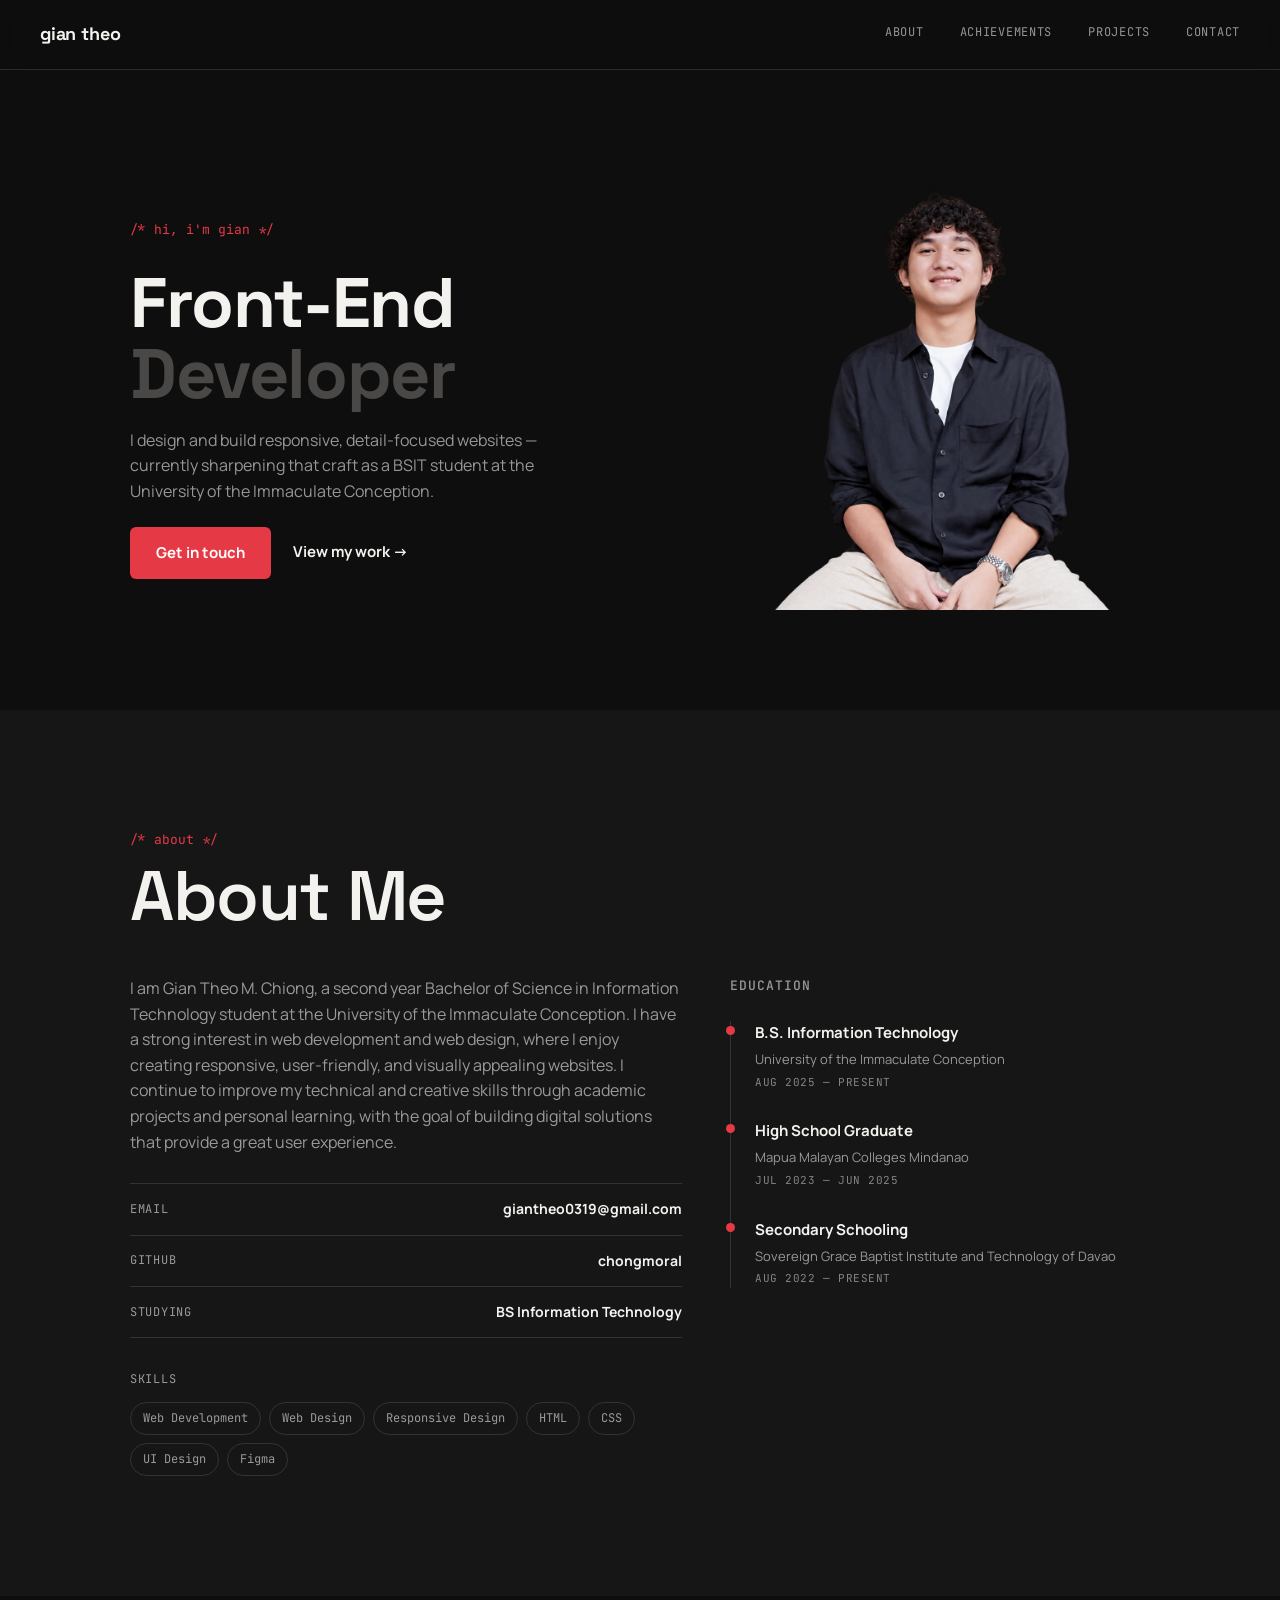
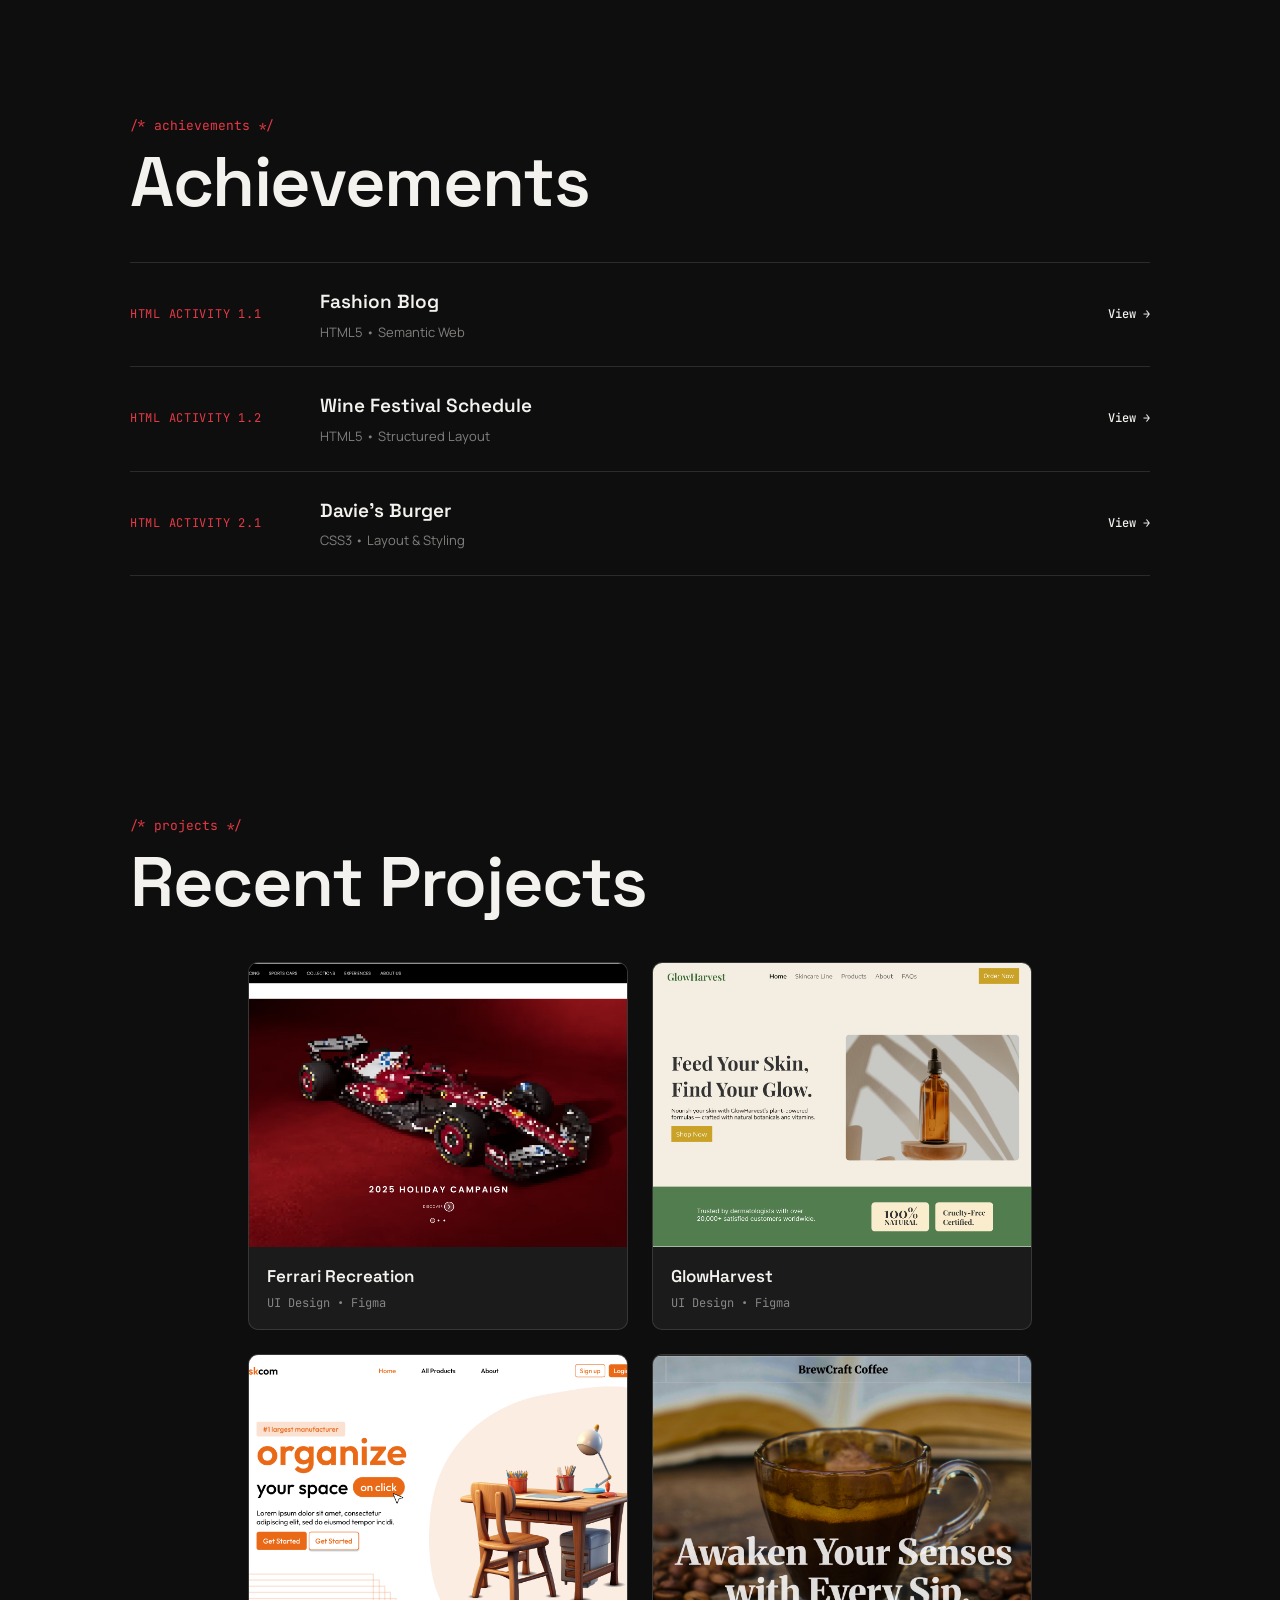
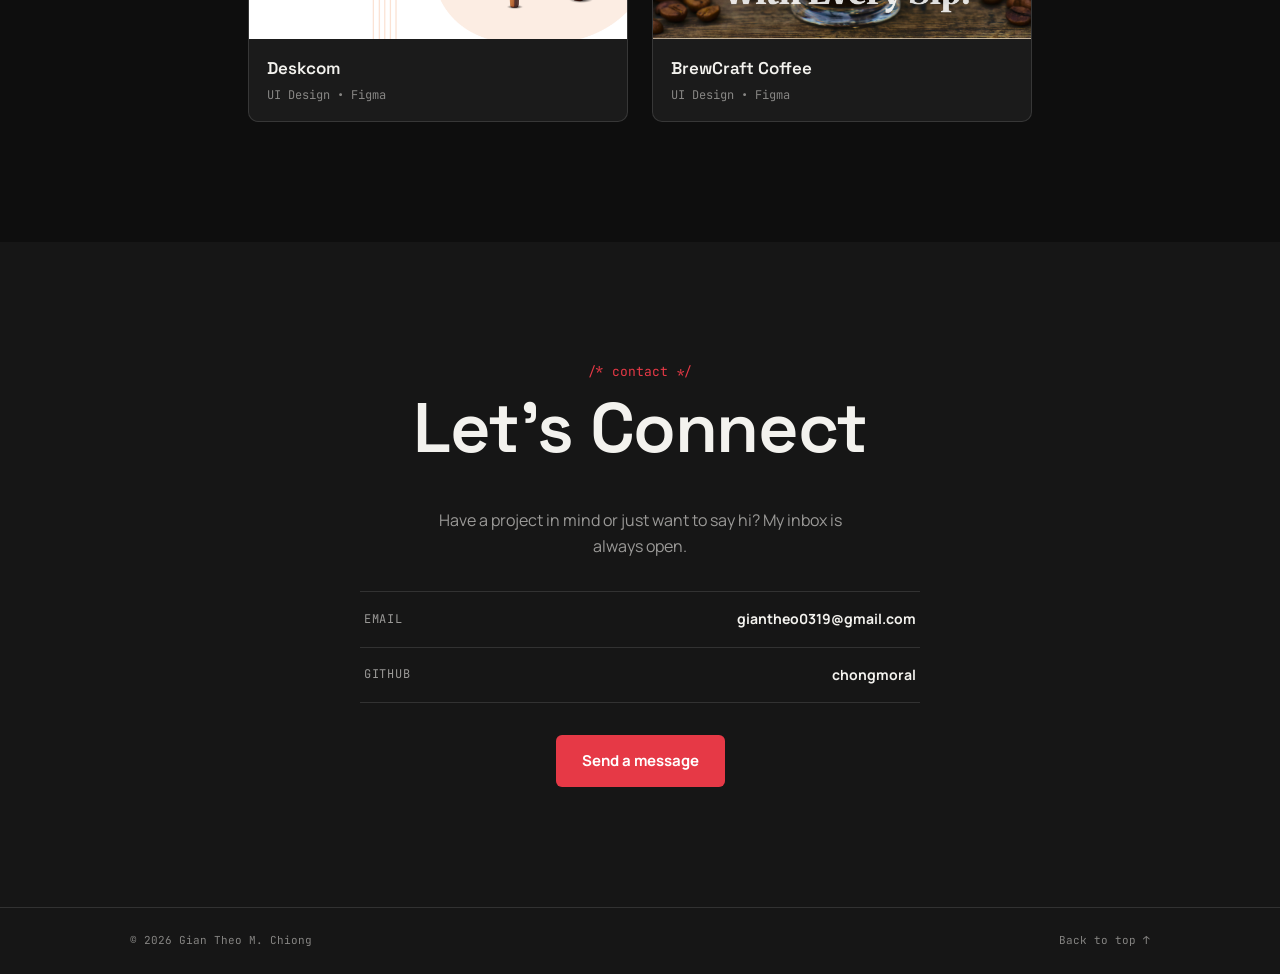
<file: AssessmentTask1/index.html>
<!DOCTYPE html>
<html lang="en">
<head>
  <meta charset="UTF-8">
  <meta name="viewport" content="width=device-width, initial-scale=1.0">
  <title>Gian Theo — Front-End Developer</title>

  <link rel="preconnect" href="https://fonts.googleapis.com">
  <link rel="preconnect" href="https://fonts.gstatic.com" crossorigin>
  <link href="https://fonts.googleapis.com/css2?family=JetBrains+Mono:wght@400;500&family=Manrope:wght@400;500;600;700&family=Space+Grotesk:wght@500;600;700&display=swap" rel="stylesheet">

  <link rel="stylesheet" href="style.css">
</head>
<body>

  <!-- HEADER -->
  <header>
    <a href="#top" class="logo">gian theo</a>
    <nav>
      <a href="#about">About</a>
      <a href="#achievements">Achievements</a>
      <a href="#projects">Projects</a>
      <a href="#contact">Contact</a>
    </nav>
  </header>

  <!-- HERO -->
  <section class="hero" id="top">
    <div class="container hero-inner">

      <div class="hero-media">
        <div class="hero-image" role="img" aria-label="Portrait of Gian Theo Chiong"></div>
      </div>

      <div class="hero-content">
        <p class="eyebrow">/* hi, i'm gian */</p>
        <h1 class="hero-title">
          <span class="hero-title-line1">Front-End</span>
          <span class="hero-title-line2">Developer</span>
        </h1>
        <p class="hero-description">
          I design and build responsive, detail-focused websites — currently sharpening that craft as a BSIT student at the University of the Immaculate Conception.
        </p>
        <div class="hero-actions">
          <a href="#contact" class="btn btn-primary">Get in touch</a>
          <a href="#projects" class="btn btn-text">View my work →</a>
        </div>
      </div>

    </div>
  </section>

  <!-- ABOUT -->
  <section class="about" id="about">
    <div class="container">
      <p class="eyebrow">/* about */</p>
      <h2 class="section-title">About Me</h2>

      <div class="about-grid">

        <div class="about-main">
          <p class="about-bio">
            I am Gian Theo M. Chiong, a second year Bachelor of Science in Information Technology student at the University of the Immaculate Conception. I have a strong interest in web development and web design, where I enjoy creating responsive, user-friendly, and visually appealing websites. I continue to improve my technical and creative skills through academic projects and personal learning, with the goal of building digital solutions that provide a great user experience.
          </p>

          <ul class="meta-list">
            <li>
              <span class="meta-label">Email</span>
              <span class="meta-value">giantheo0319@gmail.com</span>
            </li>
            <li>
              <span class="meta-label">GitHub</span>
              <a class="meta-value" href="https://github.com/chongmoral/chongmoral.github.io" target="_blank" rel="noopener">chongmoral</a>
            </li>
            <li>
              <span class="meta-label">Studying</span>
              <span class="meta-value">BS Information Technology</span>
            </li>
          </ul>

          <div class="skills">
            <p class="meta-label">Skills</p>
            <div class="skill-list">
              <span>Web Development</span>
              <span>Web Design</span>
              <span>Responsive Design</span>
              <span>HTML</span>
              <span>CSS</span>
              <span>UI Design</span>
              <span>Figma</span>
            </div>
          </div>
        </div>

        <div class="about-timeline">
          <h3 class="timeline-title">Education</h3>
          <ol class="timeline">
            <li>
              <p class="timeline-degree">B.S. Information Technology</p>
              <p class="timeline-school">University of the Immaculate Conception</p>
              <p class="timeline-year">Aug 2025 — Present</p>
            </li>
            <li>
              <p class="timeline-degree">High School Graduate</p>
              <p class="timeline-school">Mapua Malayan Colleges Mindanao</p>
              <p class="timeline-year">Jul 2023 — Jun 2025</p>
            </li>
            <li>
              <p class="timeline-degree">Secondary Schooling</p>
              <p class="timeline-school">Sovereign Grace Baptist Institute and Technology of Davao</p>
              <p class="timeline-year">Aug 2022 — Present</p>
            </li>
          </ol>
        </div>

      </div>
    </div>
  </section>

  <!-- ACHIEVEMENTS -->
  <section class="achievements" id="achievements">
    <div class="container">
      <p class="eyebrow">/* achievements */</p>
      <h2 class="section-title">Achievements</h2>

      <ul class="achievement-list">
        <li class="achievement-row">
          <span class="achievement-tag">HTML Activity 1.1</span>
          <div class="achievement-info">
            <h3>Fashion Blog</h3>
            <p>HTML5 • Semantic Web</p>
          </div>
          <a href="https://chongmoral.github.io/Activity1_Chiong/index.html" class="achievement-link" target="_blank" rel="noopener">View →</a>
        </li>

        <li class="achievement-row">
          <span class="achievement-tag">HTML Activity 1.2</span>
          <div class="achievement-info">
            <h3>Wine Festival Schedule</h3>
            <p>HTML5 • Structured Layout</p>
          </div>
          <a href="https://chongmoral.github.io/Activity1.2_Chiong/winefestival.html" class="achievement-link" target="_blank" rel="noopener">View →</a>
        </li>

        <li class="achievement-row">
          <span class="achievement-tag">HTML Activity 2.1</span>
          <div class="achievement-info">
            <h3>Davie's Burger</h3>
            <p>CSS3 • Layout &amp; Styling</p>
          </div>
          <a href="https://chongmoral.github.io/DaviesBurger/index.html" class="achievement-link" target="_blank" rel="noopener">View →</a>
        </li>
      </ul>
    </div>
  </section>

  <!-- PROJECTS -->
  <section class="projects" id="projects">
    <div class="container">
      <p class="eyebrow">/* projects */</p>
      <h2 class="section-title">Recent Projects</h2>

      <div class="project-grid">

        <a class="project-card" target="_blank" href="https://www.figma.com/design/dxBMMHz6kv1VHpKNmecXih/Ferrari-Recreation?node-id=0-1&t=I5UClX5xeyPafHCI-1">
          <div class="project-thumb">
            <img src="images/image4.png" alt="Ferrari Recreation UI design preview">
          </div>
          <div class="project-meta">
            <h3>Ferrari Recreation</h3>
            <p>UI Design • Figma</p>
          </div>
        </a>

        <a class="project-card" target="_blank" href="https://www.figma.com/design/JLCtDQDfWXVH4MCA2kmfHu/GlowHarvest?t=FC8xliK8fLHAgOTk-1" target="_blank" rel="noopener">
          <div class="project-thumb">
            <img src="images/image.png" alt="GlowHarvest UI design preview">
          </div>
          <div class="project-meta">
            <h3>GlowHarvest</h3>
            <p>UI Design • Figma</p>
          </div>
        </a>

        <a class="project-card" target="_blank" href="https://www.figma.com/design/cYqzztACYCd9Gp6fuKOpku/deskcom?t=FC8xliK8fLHAgOTk-1" target="_blank" rel="noopener">
          <div class="project-thumb">
            <img src="images/image3.png" alt="Deskcom UI design preview">
          </div>
          <div class="project-meta">
            <h3>Deskcom</h3>
            <p>UI Design • Figma</p>
          </div>
        </a>

        
        

        <!-- Placeholder — swap in your next project -->
        <a class="project-card" target="_blank" href="https://www.figma.com/proto/MpMsDClAuonpUjf9t92vcy/BrewCraft?node-id=0-1&t=SDEzL1JlRRcbeXEY-1">
          <div class="project-thumb">
            <img src="images/image5.png" alt="BrewCraft Coffee UI design preview">
          </div>
          <div class="project-meta">
            <h3>BrewCraft Coffee</h3>
            <p>UI Design • Figma</p>
          </div>
        </a>

      </div>
    </div>
  </section>

  <!-- CONTACT -->
  <section class="contact" id="contact">
    <div class="container container--narrow">
      <p class="eyebrow">/* contact */</p>
      <h2 class="section-title">Let's Connect</h2>
      <p class="contact-copy">Have a project in mind or just want to say hi? My inbox is always open.</p>

      <div class="contact-rows">
        <a class="contact-row" href="mailto:giantheo0319@gmail.com">
          <span class="meta-label">Email</span>
          <span class="meta-value">giantheo0319@gmail.com</span>
        </a>
        <a class="contact-row" href="https://github.com/chongmoral" target="_blank" rel="noopener">
          <span class="meta-label">GitHub</span>
          <span class="meta-value">chongmoral</span>
        </a>
      </div>

      <a href="mailto:giantheo0319@gmail.com" class="btn btn-primary">Send a message</a>
    </div>
  </section>

  <!-- FOOTER -->
  <footer>
    <div class="container footer-row">
      <p class="copyright">© 2026 Gian Theo M. Chiong</p>
      <a href="#top" class="back-to-top">Back to top ↑</a>
    </div>
  </footer>

</body>
</html>
</file>
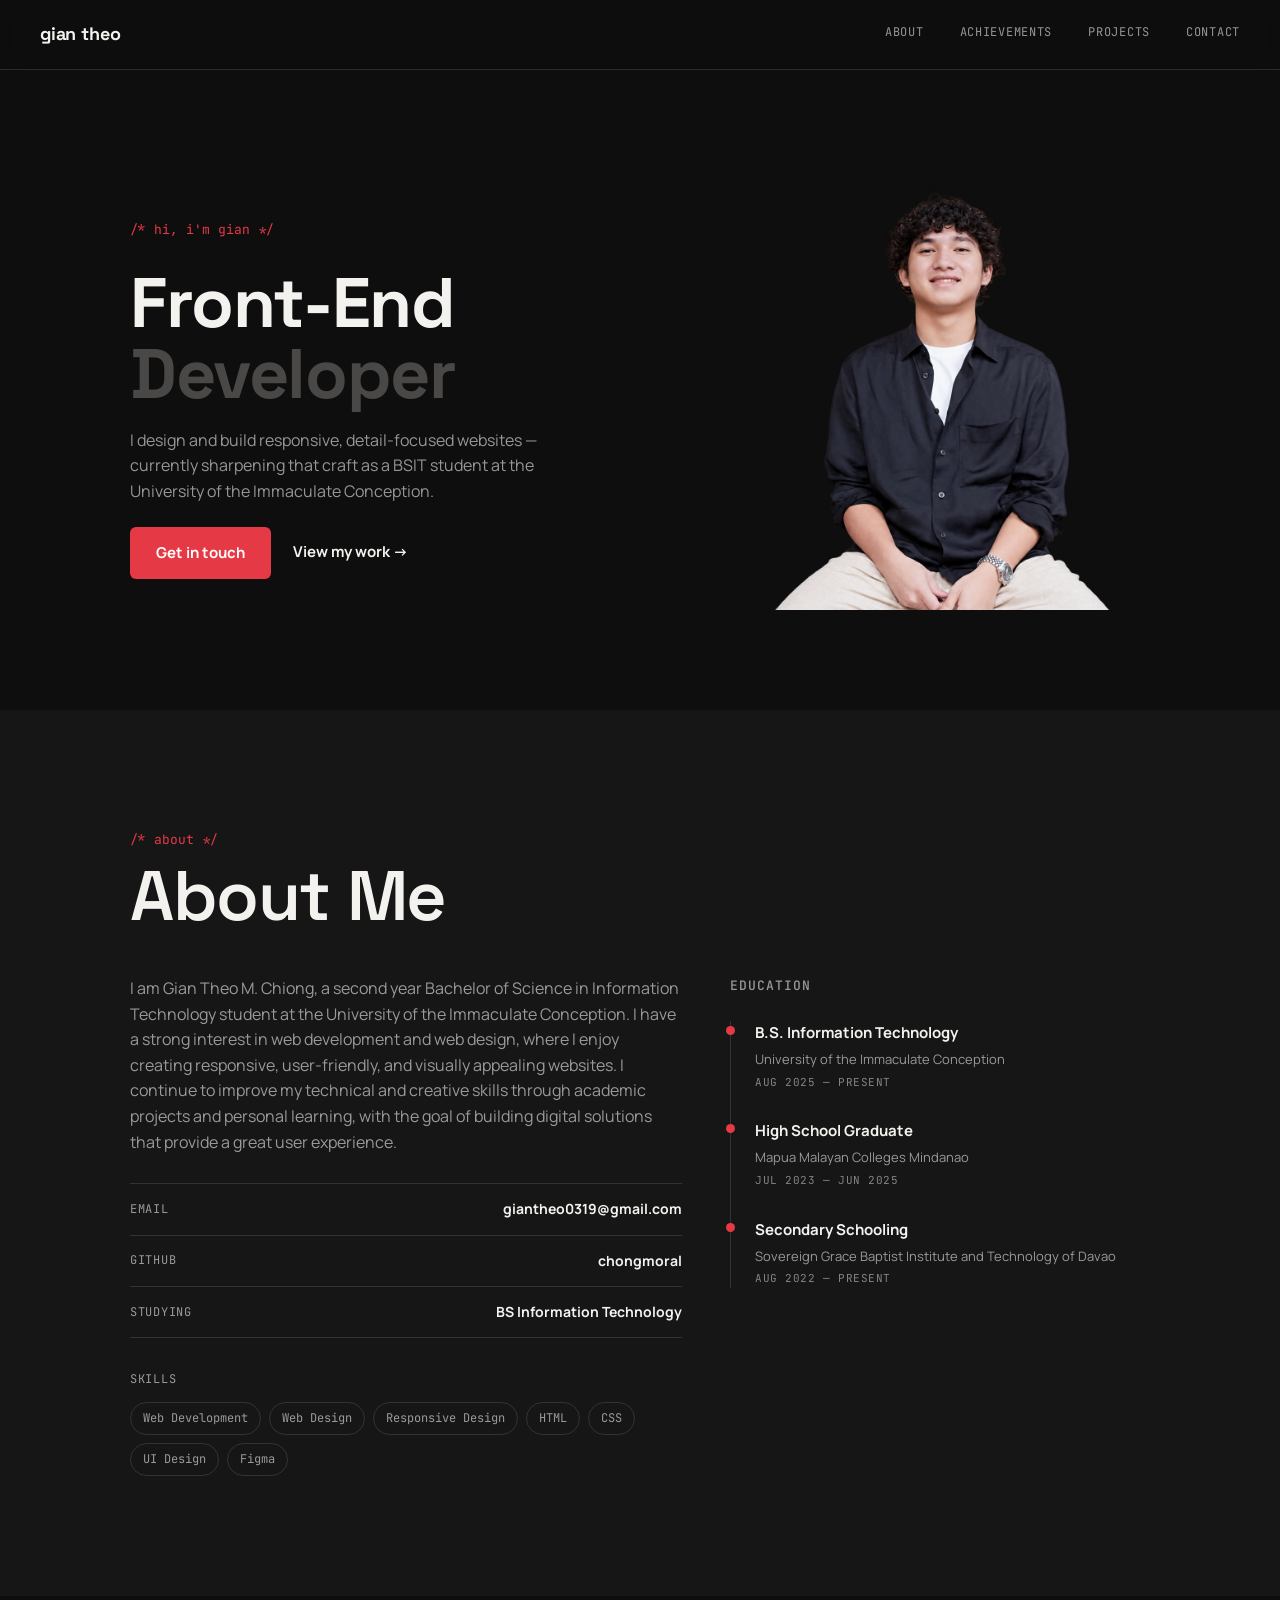
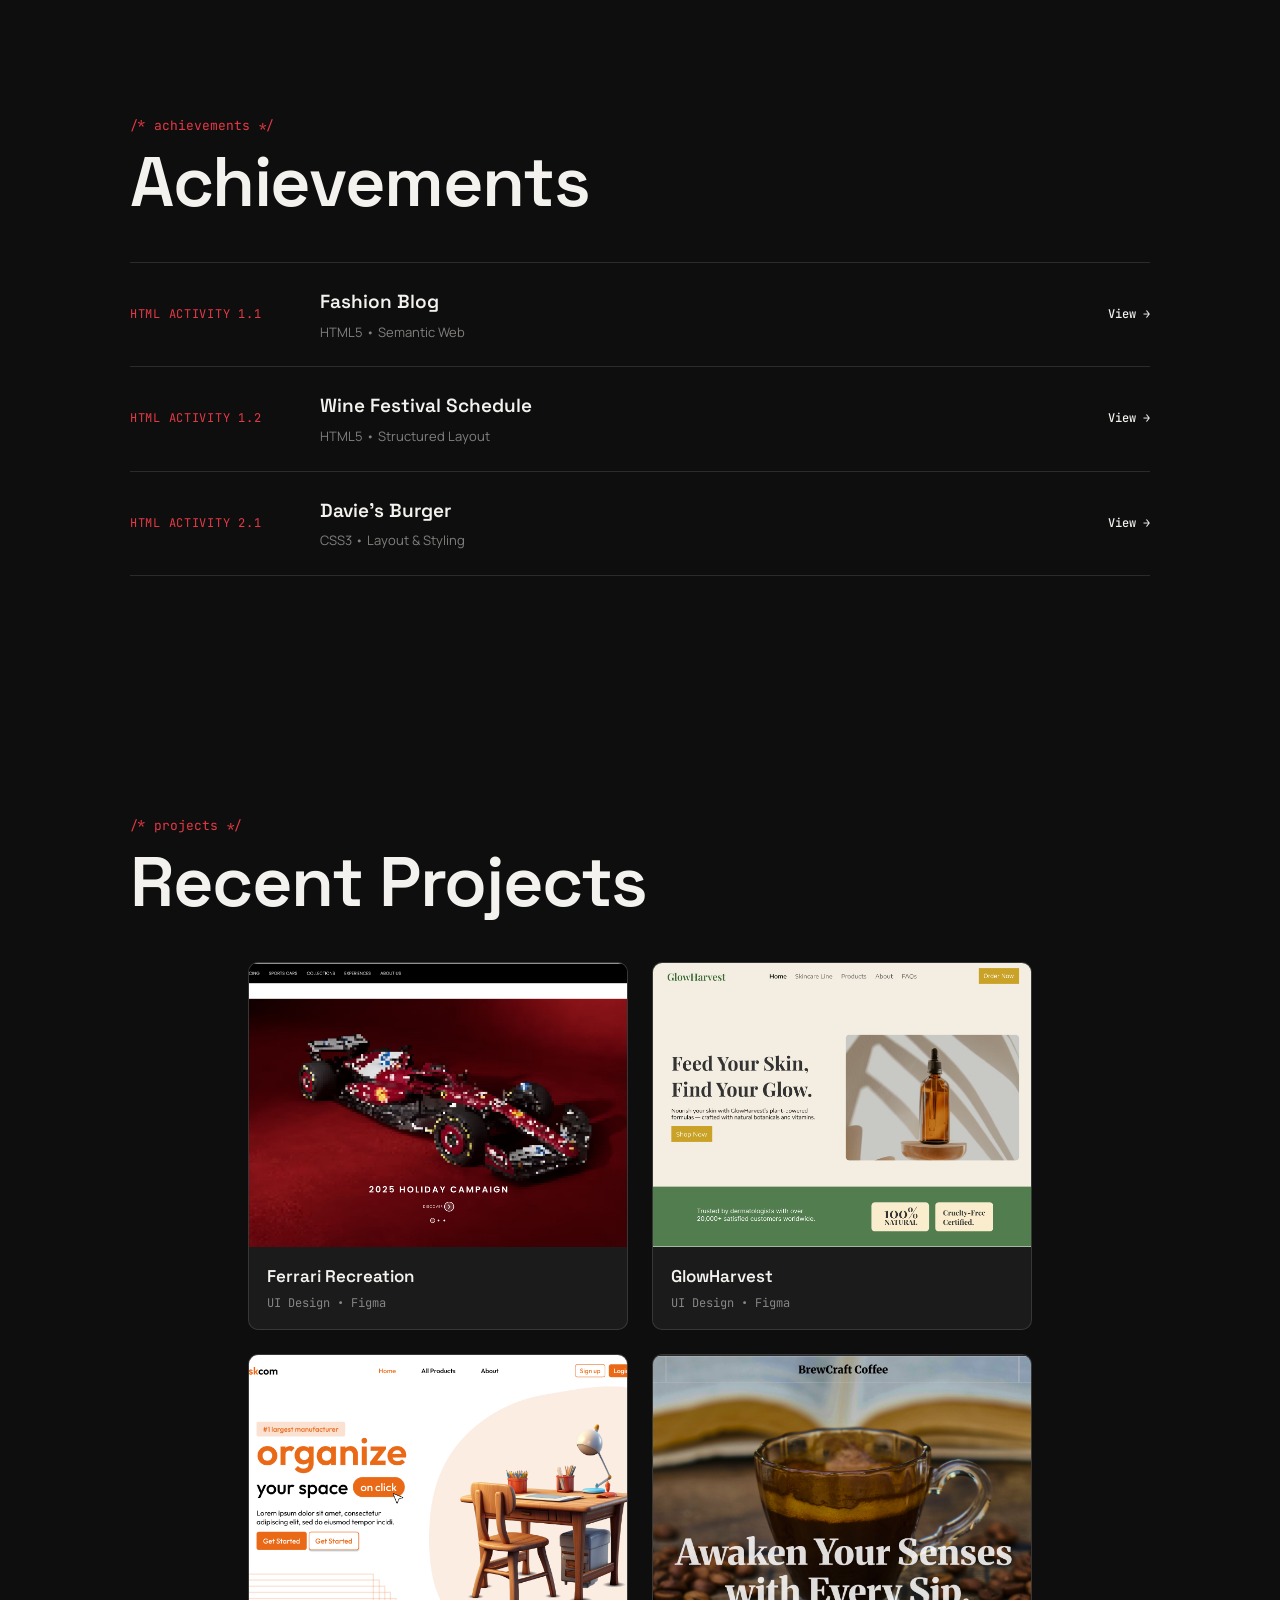
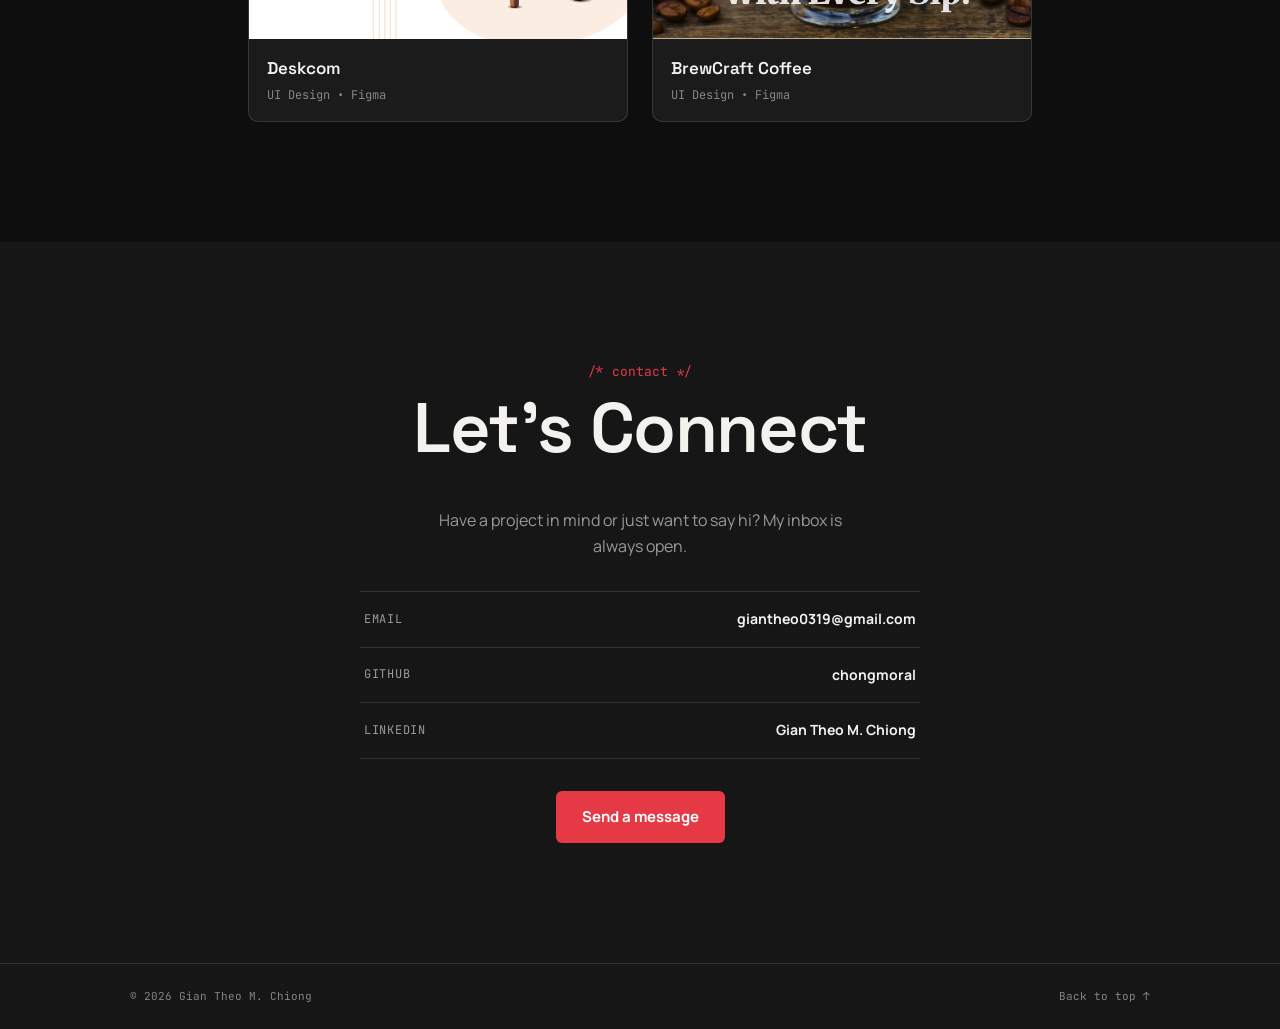
<file: Portfolio/myportfolio.html>
<!DOCTYPE html>
<html lang="en">
<head>
  <meta charset="UTF-8">
  <meta name="viewport" content="width=device-width, initial-scale=1.0">
  <title>Gian Theo — Front-End Developer</title>

  <link rel="preconnect" href="https://fonts.googleapis.com">
  <link rel="preconnect" href="https://fonts.gstatic.com" crossorigin>
  <link href="https://fonts.googleapis.com/css2?family=JetBrains+Mono:wght@400;500&family=Manrope:wght@400;500;600;700&family=Space+Grotesk:wght@500;600;700&display=swap" rel="stylesheet">

  <link rel="stylesheet" href="style.css">
</head>
<body>

  <!-- HEADER -->
  <header>
    <a href="#top" class="logo">gian theo</a>
    <nav>
      <a href="#about">About</a>
      <a href="#achievements">Achievements</a>
      <a href="#projects">Projects</a>
      <a href="#contact">Contact</a>
    </nav>
  </header>

  <!-- HERO -->
  <section class="hero" id="top">
    <div class="container hero-inner">

      <div class="hero-media">
        <div class="hero-image" role="img" aria-label="Portrait of Gian Theo Chiong"></div>
      </div>

      <div class="hero-content">
        <p class="eyebrow">/* hi, i'm gian */</p>
        <h1 class="hero-title">
          <span class="hero-title-line1">Front-End</span>
          <span class="hero-title-line2">Developer</span>
        </h1>
        <p class="hero-description">
          I design and build responsive, detail-focused websites — currently sharpening that craft as a BSIT student at the University of the Immaculate Conception.
        </p>
        <div class="hero-actions">
          <a href="#contact" class="btn btn-primary">Get in touch</a>
          <a href="#projects" class="btn btn-text">View my work →</a>
        </div>
      </div>

    </div>
  </section>

  <!-- ABOUT -->
  <section class="about" id="about">
    <div class="container">
      <p class="eyebrow">/* about */</p>
      <h2 class="section-title">About Me</h2>

      <div class="about-grid">

        <div class="about-main">
          <p class="about-bio">
            I am Gian Theo M. Chiong, a second year Bachelor of Science in Information Technology student at the University of the Immaculate Conception. I have a strong interest in web development and web design, where I enjoy creating responsive, user-friendly, and visually appealing websites. I continue to improve my technical and creative skills through academic projects and personal learning, with the goal of building digital solutions that provide a great user experience.
          </p>

          <ul class="meta-list">
            <li>
              <span class="meta-label">Email</span>
              <span class="meta-value">giantheo0319@gmail.com</span>
            </li>
            <li>
              <span class="meta-label">GitHub</span>
              <a class="meta-value" href="https://github.com/chongmoral/chongmoral.github.io" target="_blank" rel="noopener">chongmoral</a>
            </li>
            <li>
              <span class="meta-label">Studying</span>
              <span class="meta-value">BS Information Technology</span>
            </li>
          </ul>

          <div class="skills">
            <p class="meta-label">Skills</p>
            <div class="skill-list">
              <span>Web Development</span>
              <span>Web Design</span>
              <span>Responsive Design</span>
              <span>HTML</span>
              <span>CSS</span>
              <span>UI Design</span>
              <span>Figma</span>
            </div>
          </div>
        </div>

        <div class="about-timeline">
          <h3 class="timeline-title">Education</h3>
          <ol class="timeline">
            <li>
              <p class="timeline-degree">B.S. Information Technology</p>
              <p class="timeline-school">University of the Immaculate Conception</p>
              <p class="timeline-year">Aug 2025 — Present</p>
            </li>
            <li>
              <p class="timeline-degree">High School Graduate</p>
              <p class="timeline-school">Mapua Malayan Colleges Mindanao</p>
              <p class="timeline-year">Jul 2023 — Jun 2025</p>
            </li>
            <li>
              <p class="timeline-degree">Secondary Schooling</p>
              <p class="timeline-school">Sovereign Grace Baptist Institute and Technology of Davao</p>
              <p class="timeline-year">Aug 2022 — Present</p>
            </li>
          </ol>
        </div>

      </div>
    </div>
  </section>

  <!-- ACHIEVEMENTS -->
  <section class="achievements" id="achievements">
    <div class="container">
      <p class="eyebrow">/* achievements */</p>
      <h2 class="section-title">Achievements</h2>

      <ul class="achievement-list">
        <li class="achievement-row">
          <span class="achievement-tag">HTML Activity 1.1</span>
          <div class="achievement-info">
            <h3>Fashion Blog</h3>
            <p>HTML5 • Semantic Web</p>
          </div>
          <a href="https://chongmoral.github.io/Activity1_Chiong/index.html" class="achievement-link" target="_blank" rel="noopener">View →</a>
        </li>

        <li class="achievement-row">
          <span class="achievement-tag">HTML Activity 1.2</span>
          <div class="achievement-info">
            <h3>Wine Festival Schedule</h3>
            <p>HTML5 • Structured Layout</p>
          </div>
          <a href="https://chongmoral.github.io/Activity1.2_Chiong/winefestival.html" class="achievement-link" target="_blank" rel="noopener">View →</a>
        </li>

        <li class="achievement-row">
          <span class="achievement-tag">HTML Activity 2.1</span>
          <div class="achievement-info">
            <h3>Davie's Burger</h3>
            <p>CSS3 • Layout &amp; Styling</p>
          </div>
          <a href="https://chongmoral.github.io/DaviesBurger/index.html" class="achievement-link" target="_blank" rel="noopener">View →</a>
        </li>
      </ul>
    </div>
  </section>

  <!-- PROJECTS -->
  <section class="projects" id="projects">
    <div class="container">
      <p class="eyebrow">/* projects */</p>
      <h2 class="section-title">Recent Projects</h2>

      <div class="project-grid">

        <a class="project-card" target="_blank" href="https://www.figma.com/design/dxBMMHz6kv1VHpKNmecXih/Ferrari-Recreation?node-id=0-1&t=I5UClX5xeyPafHCI-1">
          <div class="project-thumb">
            <img src="images/image4.png" alt="Ferrari Recreation UI design preview">
          </div>
          <div class="project-meta">
            <h3>Ferrari Recreation</h3>
            <p>UI Design • Figma</p>
          </div>
        </a>

        <a class="project-card" target="_blank" href="https://www.figma.com/design/JLCtDQDfWXVH4MCA2kmfHu/GlowHarvest?t=FC8xliK8fLHAgOTk-1" target="_blank" rel="noopener">
          <div class="project-thumb">
            <img src="images/image.png" alt="GlowHarvest UI design preview">
          </div>
          <div class="project-meta">
            <h3>GlowHarvest</h3>
            <p>UI Design • Figma</p>
          </div>
        </a>

        <a class="project-card" target="_blank" href="https://www.figma.com/design/cYqzztACYCd9Gp6fuKOpku/deskcom?t=FC8xliK8fLHAgOTk-1" target="_blank" rel="noopener">
          <div class="project-thumb">
            <img src="images/image3.png" alt="Deskcom UI design preview">
          </div>
          <div class="project-meta">
            <h3>Deskcom</h3>
            <p>UI Design • Figma</p>
          </div>
        </a>

        
        

        <a class="project-card" target="_blank" href="https://www.figma.com/proto/MpMsDClAuonpUjf9t92vcy/BrewCraft?node-id=0-1&t=SDEzL1JlRRcbeXEY-1">
          <div class="project-thumb">
            <img src="images/image5.png" alt="BrewCraft Coffee UI design preview">
          </div>
          <div class="project-meta">
            <h3>BrewCraft Coffee</h3>
            <p>UI Design • Figma</p>
          </div>
        </a>

      </div>
    </div>
  </section>

  <!-- CONTACT -->
  <section class="contact" id="contact">
    <div class="container container--narrow">
      <p class="eyebrow">/* contact */</p>
      <h2 class="section-title">Let's Connect</h2>
      <p class="contact-copy">Have a project in mind or just want to say hi? My inbox is always open.</p>

      <div class="contact-rows">
        <a class="contact-row" href="mailto:giantheo0319@gmail.com">
          <span class="meta-label">Email</span>
          <span class="meta-value">giantheo0319@gmail.com</span>
        </a>
        <a class="contact-row" href="https://github.com/chongmoral" target="_blank" rel="noopener">
          <span class="meta-label">GitHub</span>
          <span class="meta-value">chongmoral</span>
        </a>
        <a class="contact-row" href="https://www.linkedin.com/in/gian-theo-chiong-676b1542a/" target="_blank" rel="noopener">
          <span class="meta-label">LinkedIn</span>
          <span class="meta-value">Gian Theo M. Chiong</span>
        </a>
      </div>

      <a href="mailto:giantheo0319@gmail.com" class="btn btn-primary">Send a message</a>
    </div>
  </section>

  <!-- FOOTER -->
  <footer>
    <div class="container footer-row">
      <p class="copyright">© 2026 Gian Theo M. Chiong</p>
      <a href="#top" class="back-to-top">Back to top ↑</a>
    </div>
  </footer>

</body>
</html>
</file>
<file: AssessmentTask1/style.css>
/* =========================================================
   TOKENS
   ========================================================= */
:root {
  /* Color */
  --bg: #0e0e0e;
  --bg-alt: #161616;
  --surface: #1b1b1b;
  --text: #f3f2ee;
  --text-muted: rgba(243, 242, 238, 0.6);
  --text-faint: rgba(243, 242, 238, 0.5);
  --text-dim: #4a4846;
  --accent: #E63946;
  --accent-hover: #9c1f1f;
  --line: rgba(255, 255, 255, 0.12);

  /* Type — three roles, each doing a different job:
     display = big headings, mono = labels/eyebrows, body = everything else */
  --font-display: 'Space Grotesk', sans-serif;
  --font-body: 'Manrope', sans-serif;
  --font-mono: 'JetBrains Mono', monospace;

  /* The big display heading size. Redefined inside the two
     breakpoints below, so every heading that uses it scales
     together instead of needing its own override per element. */
  --text-h1: 42px;

  /* Shape */
  --radius-sm: 6px;
  --radius-md: 10px;
}

/* =========================================================
   RESET / BASE
   ========================================================= */
* {
  margin: 0;
  padding: 0;
  box-sizing: border-box;
}

html {
  scroll-behavior: smooth;
}

body {
  background: var(--bg);
  color: var(--text);
  font-family: var(--font-body);
  font-size: 16px;
  line-height: 1.6;
  -webkit-font-smoothing: antialiased;
}

img {
  max-width: 100%;
  display: block;
}

ul, ol {
  list-style: none;
}

a {
  color: inherit;
  text-decoration: none;
}

/* Anchors land below the sticky header instead of behind it */
section[id] {
  scroll-margin-top: 84px;
}

/* Visible keyboard focus */
a:focus-visible,
button:focus-visible {
  outline: 2px solid var(--accent);
  outline-offset: 3px;
}

/* =========================================================
   SHARED UTILITIES
   These four classes are reused by every section below —
   learn these once and the rest of the file is just content. =
   ========================================================= */
.container {
  width: 100%;
  max-width: 1100px;
  margin: 0 auto;
  padding: 0 20px;
}

.container--narrow {
  max-width: 640px;
}

.eyebrow {
  font-family: var(--font-mono);
  font-size: 13px;
  color: var(--accent);
  margin-bottom: 8px; 
}

.section-title {
  font-family: var(--font-display);
  font-size: var(--text-h1);
  font-weight: 600;
  letter-spacing: -0.02em;
  line-height: 1.05;
  margin-bottom: 36px;
}

/* =========================================================
   BUTTONS
   ========================================================= */
.btn {
  display: inline-flex;
  align-items: center;
  gap: 8px;
  font-family: var(--font-body);
  font-size: 15px;
  font-weight: 700;
  padding: 14px 26px;
  border-radius: var(--radius-sm);
  border: none;
  cursor: pointer;
  transition: background-color 0.25s ease, color 0.25s ease, transform 0.25s ease, border-color 0.25s ease;
}

.btn-primary {
  background: var(--accent);
  color: #fff;
}

.btn-primary:hover {
  background: var(--accent-hover);
  transform: translateY(-2px);
}

.btn-text {
  padding: 14px 2px;
  color: var(--text);
  border-bottom: 1px solid transparent;
  border-radius: 0;
}

.btn-text:hover {
  color: var(--accent);
  border-bottom-color: var(--accent);
  transform: none;
}

/* =========================================================
   HEADER / NAV
   Mobile default: stacked and centered.
   Becomes a row at the first breakpoint (see bottom of file).
   ========================================================= */
header {
  background: rgba(14, 14, 14, 0.85);
  backdrop-filter: blur(8px);
  border-bottom: 1px solid var(--line);
  position: sticky;
  top: 0;
  z-index: 50;
  padding: 16px 20px;
  display: flex;
  flex-direction: column;
  align-items: center;
  gap: 12px;
}

.logo {
  font-family: var(--font-display);
  font-size: 18px;
  font-weight: 700;
  letter-spacing: -0.01em;
}

nav {
  display: flex;
  flex-wrap: wrap;
  justify-content: center;
  gap: 12px 20px;
}

nav a {
  font-family: var(--font-mono);
  font-size: 12px;
  text-transform: uppercase;
  letter-spacing: 0.06em;
  color: var(--text-muted);
  padding-bottom: 2px;
  border-bottom: 1px solid transparent;
  transition: color 0.25s ease, border-color 0.25s ease;
}

nav a:hover {
  color: var(--text);
  border-color: var(--accent);
}

/* =========================================================
   HERO
   ========================================================= */
.hero {
  padding: 56px 0 48px;
}

.hero-inner {
  display: flex;
  flex-wrap: wrap;
  align-items: center;
  justify-content: center;
  gap: 20px;
}

.hero-media {
  order: 2;
  width: 100%;
  max-width: 420px;
}

.hero-image {
  width: 100%;
  aspect-ratio: 1 / 1;
  border-radius: var(--radius-md);
  background-image: url('images/newpfpnobg.png');
  background-size: 110%;
  background-position: top;
  background-repeat: no-repeat;
  /*background-color: #161616;*/
  /*border: 1px solid var(--line);*/
}

.hero-content {
  order: 1;
  width: 100%;
  max-width: 520px;
  display: flex;
  flex-direction: column;
  align-items: flex-start;
  gap: 18px;
}

.hero-title {
  font-family: var(--font-display);
  font-weight: 700;
  font-size: var(--text-h1);
  line-height: 1.02;
  letter-spacing: -0.02em;
}

.hero-title-line1,
.hero-title-line2 {
  display: block;
}

.hero-title-line2 {
  color: var(--text-dim);
  padding-left: 0px;
}

.hero-description {
  font-size: 16px;
  color: var(--text-muted);
  max-width: 46ch;
}

.hero-actions {
  display: flex;
  flex-wrap: wrap;
  align-items: center;
  gap: 20px;
  margin-top: 4px;
}

/* =========================================================
   ABOUT
   Two flex children that wrap naturally: on a narrow screen
   there isn't room for both at their max-width, so they stack
   on their own — no separate "mobile version" needed.
   ========================================================= */
.about {
  background: var(--bg-alt);
  padding: 64px 0;
}

.about-grid {
  display: flex;
  flex-wrap: wrap;
  gap: 48px;
}

.about-main {
  flex: 1 1 420px;
  max-width: 560px;
}

.about-bio {
  color: var(--text-muted);
  font-size: 16px;
  margin-bottom: 28px;
}

.meta-list {
  border-top: 1px solid var(--line);
  margin-bottom: 32px;
}

.meta-list li {
  display: flex;
  flex-wrap: wrap;
  justify-content: space-between;
  align-items: center;
  gap: 8px 16px;
  padding: 14px 0;
  border-bottom: 1px solid var(--line);
}

.meta-label {
  font-family: var(--font-mono);
  font-size: 12px;
  text-transform: uppercase;
  letter-spacing: 0.06em;
  color: var(--text-muted);
}

.meta-value {
  font-size: 14px;
  font-weight: 700;
  transition: color 0.25s ease;
}

a.meta-value:hover {
  color: var(--accent);
}

.skills .meta-label {
  display: block;
  margin-bottom: 12px;
}

.skill-list {
  display: flex;
  flex-wrap: wrap;
  gap: 8px;
}

.skill-list span {
  font-family: var(--font-mono);
  font-size: 12px;
  padding: 6px 12px;
  border: 1px solid var(--line);
  border-radius: 999px;
  color: var(--text-muted);
  transition: border-color 0.25s ease, color 0.25s ease;
}

.skill-list span:hover {
  border-color: var(--accent);
  color: var(--text);
}

.about-timeline {
  flex: 1 1 300px;
  max-width: 420px;
}

.timeline-title {
  font-family: var(--font-mono);
  font-size: 13px;
  font-weight: 500;
  text-transform: uppercase;
  letter-spacing: 0.08em;
  color: var(--text-muted);
  margin-bottom: 24px;
}

.timeline {
  border-left: 1px solid var(--line);
}

.timeline li {
  position: relative;
  padding: 0 0 28px 24px;
}

.timeline li::before {
  content: '';
  position: absolute;
  left: -5px;
  top: 5px;
  width: 9px;
  height: 9px;
  border-radius: 50%;
  background: var(--accent);
}

.timeline li:last-child {
  padding-bottom: 0;
}

.timeline-degree {
  font-weight: 700;
  font-size: 15px;
  margin-bottom: 4px;
}

.timeline-school {
  font-size: 13px;
  color: var(--text-muted);
  margin-bottom: 4px;
}

.timeline-year {
  font-family: var(--font-mono);
  font-size: 11px;
  color: var(--text-faint);
  text-transform: uppercase;
  letter-spacing: 0.05em;
}

/* =========================================================
   ACHIEVEMENTS
   A divided list instead of boxed cards.
   Mobile default: stacked. Row layout from the 640px break.
   ========================================================= */
.achievements {
  background: var(--bg);
  padding: 64px 0;
}

.achievement-list {
  border-top: 1px solid var(--line);
}

.achievement-row {
  display: flex;
  flex-direction: column;
  align-items: flex-start;
  gap: 8px;
  padding: 20px 0;
  border-bottom: 1px solid var(--line);
  transition: padding-left 0.25s ease;
}

.achievement-tag {
  font-family: var(--font-mono);
  font-size: 12px;
  color: var(--accent);
  text-transform: uppercase;
  letter-spacing: 0.06em;
}

.achievement-info h3 {
  font-family: var(--font-display);
  font-size: 19px;
  font-weight: 600;
  margin-bottom: 4px;
}

.achievement-info p {
  font-size: 13px;
  color: var(--text-faint);
}

.achievement-link {
  font-family: var(--font-mono);
  font-size: 12px;
  font-weight: 500;
  white-space: nowrap;
  transition: color 0.25s ease;
}

.achievement-row:hover .achievement-link {
  color: var(--accent);
}

/* =========================================================
   PROJECTS
   auto-fit + minmax collapses from 2 columns to 1 on its own —
   no extra grid rules needed in the breakpoints below.
   ========================================================= */
.projects {
  background: var(--bg);
  padding: 64px 0;
}

.project-grid {
  display: grid;
  grid-template-columns: repeat(auto-fit, minmax(260px, 380px));
  justify-content: center;
  gap: 24px;
}

.project-card {
  display: block;
  background: var(--surface);
  border: 1px solid var(--line);
  border-radius: var(--radius-md);
  overflow: hidden;
  transition: transform 0.3s ease, border-color 0.3s ease;
}

.project-card:hover {
  transform: translateY(-6px);
  border-color: var(--accent);
}

.project-thumb {
  aspect-ratio: 4 / 3;
  overflow: hidden;
  background: linear-gradient(135deg, #232323, #1b1b1b);
}

.project-thumb img {
  width: 100%;
  height: 100%;
  object-fit: cover;
  object-position: center;
  transition: transform 0.4s ease;
}

.project-card:hover .project-thumb img {
  transform: scale(1.05);
}

.project-meta {
  padding: 16px 18px;
}

.project-meta h3 {
  font-family: var(--font-display);
  font-size: 17px;
  font-weight: 600;
  margin-bottom: 4px;
}

.project-meta p {
  font-family: var(--font-mono);
  font-size: 12px;
  color: var(--text-faint);
}

/* =========================================================
   CONTACT
   ========================================================= */
.contact {
  background: var(--bg-alt);
  padding: 72px 0;
  text-align: center;
}

.contact .container--narrow {
  display: flex;
  flex-direction: column;
  align-items: center;
}

.contact-copy {
  color: var(--text-muted);
  font-size: 16px;
  max-width: 42ch;
  margin: 0 auto 32px;
}

.contact-rows {
  width: 100%;
  border-top: 1px solid var(--line);
  margin-bottom: 32px;
}

.contact-row {
  display: flex;
  flex-wrap: wrap;
  justify-content: space-between;
  align-items: center;
  gap: 8px;
  padding: 16px 4px;
  border-bottom: 1px solid var(--line);
  transition: color 0.25s ease;
}

.contact-row:hover {
  color: var(--accent);
}

/* =========================================================
   FOOTER
   ========================================================= */
footer {
  background: var(--bg-alt);
  border-top: 1px solid var(--line);
  padding: 24px 0;
}

.footer-row {
  display: flex;
  flex-direction: column;
  align-items: center;
  gap: 10px;
  text-align: center;
}

.copyright,
.back-to-top {
  font-family: var(--font-mono);
  font-size: 11px;
  color: var(--text-faint);
}

.back-to-top:hover {
  color: var(--accent);
}

/* =========================================================
   RESPONSIVE — mobile-first
   Everything above already works on a phone. These two blocks
   only ADD more breathing room and switch a couple of rows
   from stacked to inline once there's enough width for it.
   ========================================================= */
@media (min-width: 640px) {
  :root {
    --text-h1: 56px;
  }

  .container {
    padding: 0 32px;
  }

  header {
    flex-direction: row;
    justify-content: space-between;
    padding: 18px 32px;
  }

  nav {
    justify-content: flex-end;
    gap: 28px;
  }

  .hero {
    padding: 88px 0 72px;
  }

  .hero-inner {
    gap: 56px;
  }

  .section-title {
    margin-bottom: 44px;
  }

  .about,
  .achievements,
  .projects {
    padding: 96px 0;
  }

  .contact {
    padding: 96px 0;
  }

  .achievement-row {
    flex-direction: row;
    align-items: center;
    gap: 20px;
    padding: 24px 0;
  }

  .achievement-tag {
    width: 170px;
    flex-shrink: 0;
  }

  .achievement-info {
    flex: 1 1 auto;
  }

  .footer-row {
    flex-direction: row;
    justify-content: space-between;
    text-align: left;
  }
}

@media (min-width: 1024px) {
  :root {
    --text-h1: 70px;
  }

  .container {
    padding: 0 40px;
  }

  header {
    padding: 20px 40px;
  }

  nav {
    gap: 36px;
  }

  .hero {
    padding: 120px 0 100px;
  }

  .hero-inner {
    gap: 80px;
  }

  .about,
  .achievements,
  .projects,
  .contact {
    padding: 120px 0;
  }
}

/* Respect people who've asked their OS to reduce motion */
@media (prefers-reduced-motion: reduce) {
  * {
    transition: none !important;
    animation: none !important;
    scroll-behavior: auto !important;
  }
}
</file>
<file: Portfolio/style.css>
/* =========================================================
   TOKENS
   ========================================================= */
:root {
  /* Color */
  --bg: #0e0e0e;
  --bg-alt: #161616;
  --surface: #1b1b1b;
  --text: #f3f2ee;
  --text-muted: rgba(243, 242, 238, 0.6);
  --text-faint: rgba(243, 242, 238, 0.5);
  --text-dim: #4a4846;
  --accent: #E63946;
  --accent-hover: #9c1f1f;
  --line: rgba(255, 255, 255, 0.12);

  /* Type — three roles, each doing a different job:
     display = big headings, mono = labels/eyebrows, body = everything else */
  --font-display: 'Space Grotesk', sans-serif;
  --font-body: 'Manrope', sans-serif;
  --font-mono: 'JetBrains Mono', monospace;

  /* The big display heading size. Redefined inside the two
     breakpoints below, so every heading that uses it scales
     together instead of needing its own override per element. */
  --text-h1: 42px;

  /* Shape */
  --radius-sm: 6px;
  --radius-md: 10px;
}

/* =========================================================
   RESET / BASE
   ========================================================= */
* {
  margin: 0;
  padding: 0;
  box-sizing: border-box;
}

html {
  scroll-behavior: smooth;
}

body {
  background: var(--bg);
  color: var(--text);
  font-family: var(--font-body);
  font-size: 16px;
  line-height: 1.6;
  -webkit-font-smoothing: antialiased;
}

img {
  max-width: 100%;
  display: block;
}

ul, ol {
  list-style: none;
}

a {
  color: inherit;
  text-decoration: none;
}

/* Anchors land below the sticky header instead of behind it */
section[id] {
  scroll-margin-top: 84px;
}

/* Visible keyboard focus */
a:focus-visible,
button:focus-visible {
  outline: 2px solid var(--accent);
  outline-offset: 3px;
}

/* =========================================================
   SHARED UTILITIES
   These four classes are reused by every section below —
   learn these once and the rest of the file is just content. =
   ========================================================= */
.container {
  width: 100%;
  max-width: 1100px;
  margin: 0 auto;
  padding: 0 20px;
}

.container--narrow {
  max-width: 640px;
}

.eyebrow {
  font-family: var(--font-mono);
  font-size: 13px;
  color: var(--accent);
  margin-bottom: 8px; 
}

.section-title {
  font-family: var(--font-display);
  font-size: var(--text-h1);
  font-weight: 600;
  letter-spacing: -0.02em;
  line-height: 1.05;
  margin-bottom: 36px;
}

/* =========================================================
   BUTTONS
   ========================================================= */
.btn {
  display: inline-flex;
  align-items: center;
  gap: 8px;
  font-family: var(--font-body);
  font-size: 15px;
  font-weight: 700;
  padding: 14px 26px;
  border-radius: var(--radius-sm);
  border: none;
  cursor: pointer;
  transition: background-color 0.25s ease, color 0.25s ease, transform 0.25s ease, border-color 0.25s ease;
}

.btn-primary {
  background: var(--accent);
  color: #fff;
}

.btn-primary:hover {
  background: var(--accent-hover);
  transform: translateY(-2px);
}

.btn-text {
  padding: 14px 2px;
  color: var(--text);
  border-bottom: 1px solid transparent;
  border-radius: 0;
}

.btn-text:hover {
  color: var(--accent);
  border-bottom-color: var(--accent);
  transform: none;
}

/* =========================================================
   HEADER / NAV
   Mobile default: stacked and centered.
   Becomes a row at the first breakpoint (see bottom of file).
   ========================================================= */
header {
  background: rgba(14, 14, 14, 0.85);
  backdrop-filter: blur(8px);
  border-bottom: 1px solid var(--line);
  position: sticky;
  top: 0;
  z-index: 50;
  padding: 16px 20px;
  display: flex;
  flex-direction: column;
  align-items: center;
  gap: 12px;
}

.logo {
  font-family: var(--font-display);
  font-size: 18px;
  font-weight: 700;
  letter-spacing: -0.01em;
}

nav {
  display: flex;
  flex-wrap: wrap;
  justify-content: center;
  gap: 12px 20px;
}

nav a {
  font-family: var(--font-mono);
  font-size: 12px;
  text-transform: uppercase;
  letter-spacing: 0.06em;
  color: var(--text-muted);
  padding-bottom: 2px;
  border-bottom: 1px solid transparent;
  transition: color 0.25s ease, border-color 0.25s ease;
}

nav a:hover {
  color: var(--text);
  border-color: var(--accent);
}

/* =========================================================
   HERO
   ========================================================= */
.hero {
  padding: 56px 0 48px;
}

.hero-inner {
  display: flex;
  flex-wrap: wrap;
  align-items: center;
  justify-content: center;
  gap: 20px;
}

.hero-media {
  order: 2;
  width: 100%;
  max-width: 420px;
}

.hero-image {
  width: 100%;
  aspect-ratio: 1 / 1;
  border-radius: var(--radius-md);
  background-image: url('images/newpfpnobg.png');
  background-size: 110%;
  background-position: top;
  background-repeat: no-repeat;
  /*background-color: #161616;*/
  /*border: 1px solid var(--line);*/
}

.hero-content {
  order: 1;
  width: 100%;
  max-width: 520px;
  display: flex;
  flex-direction: column;
  align-items: flex-start;
  gap: 18px;
}

.hero-title {
  font-family: var(--font-display);
  font-weight: 700;
  font-size: var(--text-h1);
  line-height: 1.02;
  letter-spacing: -0.02em;
}

.hero-title-line1,
.hero-title-line2 {
  display: block;
}

.hero-title-line2 {
  color: var(--text-dim);
  padding-left: 0px;
}

.hero-description {
  font-size: 16px;
  color: var(--text-muted);
  max-width: 46ch;
}

.hero-actions {
  display: flex;
  flex-wrap: wrap;
  align-items: center;
  gap: 20px;
  margin-top: 4px;
}

/* =========================================================
   ABOUT
   Two flex children that wrap naturally: on a narrow screen
   there isn't room for both at their max-width, so they stack
   on their own — no separate "mobile version" needed.
   ========================================================= */
.about {
  background: var(--bg-alt);
  padding: 64px 0;
}

.about-grid {
  display: flex;
  flex-wrap: wrap;
  gap: 48px;
}

.about-main {
  flex: 1 1 420px;
  max-width: 560px;
}

.about-bio {
  color: var(--text-muted);
  font-size: 16px;
  margin-bottom: 28px;
}

.meta-list {
  border-top: 1px solid var(--line);
  margin-bottom: 32px;
}

.meta-list li {
  display: flex;
  flex-wrap: wrap;
  justify-content: space-between;
  align-items: center;
  gap: 8px 16px;
  padding: 14px 0;
  border-bottom: 1px solid var(--line);
}

.meta-label {
  font-family: var(--font-mono);
  font-size: 12px;
  text-transform: uppercase;
  letter-spacing: 0.06em;
  color: var(--text-muted);
}

.meta-value {
  font-size: 14px;
  font-weight: 700;
  transition: color 0.25s ease;
}

a.meta-value:hover {
  color: var(--accent);
}

.skills .meta-label {
  display: block;
  margin-bottom: 12px;
}

.skill-list {
  display: flex;
  flex-wrap: wrap;
  gap: 8px;
}

.skill-list span {
  font-family: var(--font-mono);
  font-size: 12px;
  padding: 6px 12px;
  border: 1px solid var(--line);
  border-radius: 999px;
  color: var(--text-muted);
  transition: border-color 0.25s ease, color 0.25s ease;
}

.skill-list span:hover {
  border-color: var(--accent);
  color: var(--text);
}

.about-timeline {
  flex: 1 1 300px;
  max-width: 420px;
}

.timeline-title {
  font-family: var(--font-mono);
  font-size: 13px;
  font-weight: 500;
  text-transform: uppercase;
  letter-spacing: 0.08em;
  color: var(--text-muted);
  margin-bottom: 24px;
}

.timeline {
  border-left: 1px solid var(--line);
}

.timeline li {
  position: relative;
  padding: 0 0 28px 24px;
}

.timeline li::before {
  content: '';
  position: absolute;
  left: -5px;
  top: 5px;
  width: 9px;
  height: 9px;
  border-radius: 50%;
  background: var(--accent);
}

.timeline li:last-child {
  padding-bottom: 0;
}

.timeline-degree {
  font-weight: 700;
  font-size: 15px;
  margin-bottom: 4px;
}

.timeline-school {
  font-size: 13px;
  color: var(--text-muted);
  margin-bottom: 4px;
}

.timeline-year {
  font-family: var(--font-mono);
  font-size: 11px;
  color: var(--text-faint);
  text-transform: uppercase;
  letter-spacing: 0.05em;
}

/* =========================================================
   ACHIEVEMENTS
   A divided list instead of boxed cards.
   Mobile default: stacked. Row layout from the 640px break.
   ========================================================= */
.achievements {
  background: var(--bg);
  padding: 64px 0;
}

.achievement-list {
  border-top: 1px solid var(--line);
}

.achievement-row {
  display: flex;
  flex-direction: column;
  align-items: flex-start;
  gap: 8px;
  padding: 20px 0;
  border-bottom: 1px solid var(--line);
  transition: padding-left 0.25s ease;
}

.achievement-tag {
  font-family: var(--font-mono);
  font-size: 12px;
  color: var(--accent);
  text-transform: uppercase;
  letter-spacing: 0.06em;
}

.achievement-info h3 {
  font-family: var(--font-display);
  font-size: 19px;
  font-weight: 600;
  margin-bottom: 4px;
}

.achievement-info p {
  font-size: 13px;
  color: var(--text-faint);
}

.achievement-link {
  font-family: var(--font-mono);
  font-size: 12px;
  font-weight: 500;
  white-space: nowrap;
  transition: color 0.25s ease;
}

.achievement-row:hover .achievement-link {
  color: var(--accent);
}

/* =========================================================
   PROJECTS
   auto-fit + minmax collapses from 2 columns to 1 on its own —
   no extra grid rules needed in the breakpoints below.
   ========================================================= */
.projects {
  background: var(--bg);
  padding: 64px 0;
}

.project-grid {
  display: grid;
  grid-template-columns: repeat(auto-fit, minmax(260px, 380px));
  justify-content: center;
  gap: 24px;
}

.project-card {
  display: block;
  background: var(--surface);
  border: 1px solid var(--line);
  border-radius: var(--radius-md);
  overflow: hidden;
  transition: transform 0.3s ease, border-color 0.3s ease;
}

.project-card:hover {
  transform: translateY(-6px);
  border-color: var(--accent);
}

.project-thumb {
  aspect-ratio: 4 / 3;
  overflow: hidden;
  background: linear-gradient(135deg, #232323, #1b1b1b);
}

.project-thumb img {
  width: 100%;
  height: 100%;
  object-fit: cover;
  object-position: center;
  transition: transform 0.4s ease;
}

.project-card:hover .project-thumb img {
  transform: scale(1.05);
}

.project-meta {
  padding: 16px 18px;
}

.project-meta h3 {
  font-family: var(--font-display);
  font-size: 17px;
  font-weight: 600;
  margin-bottom: 4px;
}

.project-meta p {
  font-family: var(--font-mono);
  font-size: 12px;
  color: var(--text-faint);
}

/* =========================================================
   CONTACT
   ======================================================== */
.contact {
  background: var(--bg-alt);
  padding: 72px 0;
  text-align: center;
}

.contact .container--narrow {
  display: flex;
  flex-direction: column;
  align-items: center;
}

.contact-copy {
  color: var(--text-muted);
  font-size: 16px;
  max-width: 42ch;
  margin: 0 auto 32px;
}

.contact-rows {
  width: 100%;
  border-top: 1px solid var(--line);
  margin-bottom: 32px;
}

.contact-row {
  display: flex;
  flex-wrap: wrap;
  justify-content: space-between;
  align-items: center;
  gap: 8px;
  padding: 16px 4px;
  border-bottom: 1px solid var(--line);
  transition: color 0.25s ease;
}

.contact-row:hover {
  color: var(--accent);
}

/* =========================================================
   FOOTER
   ========================================================= */
footer {
  background: var(--bg-alt);
  border-top: 1px solid var(--line);
  padding: 24px 0;
}

.footer-row {
  display: flex;
  flex-direction: column;
  align-items: center;
  gap: 10px;
  text-align: center;
}

.copyright,
.back-to-top {
  font-family: var(--font-mono);
  font-size: 11px;
  color: var(--text-faint);
}

.back-to-top:hover {
  color: var(--accent);
}

/* =========================================================
   RESPONSIVE — mobile-first
   Everything above already works on a phone. These two blocks
   only ADD more breathing room and switch a couple of rows
   from stacked to inline once there's enough width for it.
   ========================================================= */
@media (min-width: 640px) {
  :root {
    --text-h1: 56px;
  }

  .container {
    padding: 0 32px;
  }

  header {
    flex-direction: row;
    justify-content: space-between;
    padding: 18px 32px;
  }

  nav {
    justify-content: flex-end;
    gap: 28px;
  }

  .hero {
    padding: 88px 0 72px;
  }

  .hero-inner {
    gap: 56px;
  }

  .section-title {
    margin-bottom: 44px;
  }

  .about,
  .achievements,
  .projects {
    padding: 96px 0;
  }

  .contact {
    padding: 96px 0;
  }

  .achievement-row {
    flex-direction: row;
    align-items: center;
    gap: 20px;
    padding: 24px 0;
  }

  .achievement-tag {
    width: 170px;
    flex-shrink: 0;
  }

  .achievement-info {
    flex: 1 1 auto;
  }

  .footer-row {
    flex-direction: row;
    justify-content: space-between;
    text-align: left;
  }
}

@media (min-width: 1024px) {
  :root {
    --text-h1: 70px;
  }

  .container {
    padding: 0 40px;
  }

  header {
    padding: 20px 40px;
  }

  nav {
    gap: 36px;
  }

  .hero {
    padding: 120px 0 100px;
  }

  .hero-inner {
    gap: 80px;
  }

  .about,
  .achievements,
  .projects,
  .contact {
    padding: 120px 0;
  }
}

/* Respect people who've asked their OS to reduce motion */
@media (prefers-reduced-motion: reduce) {
  * {
    transition: none !important;
    animation: none !important;
    scroll-behavior: auto !important;
  }
}
</file>
